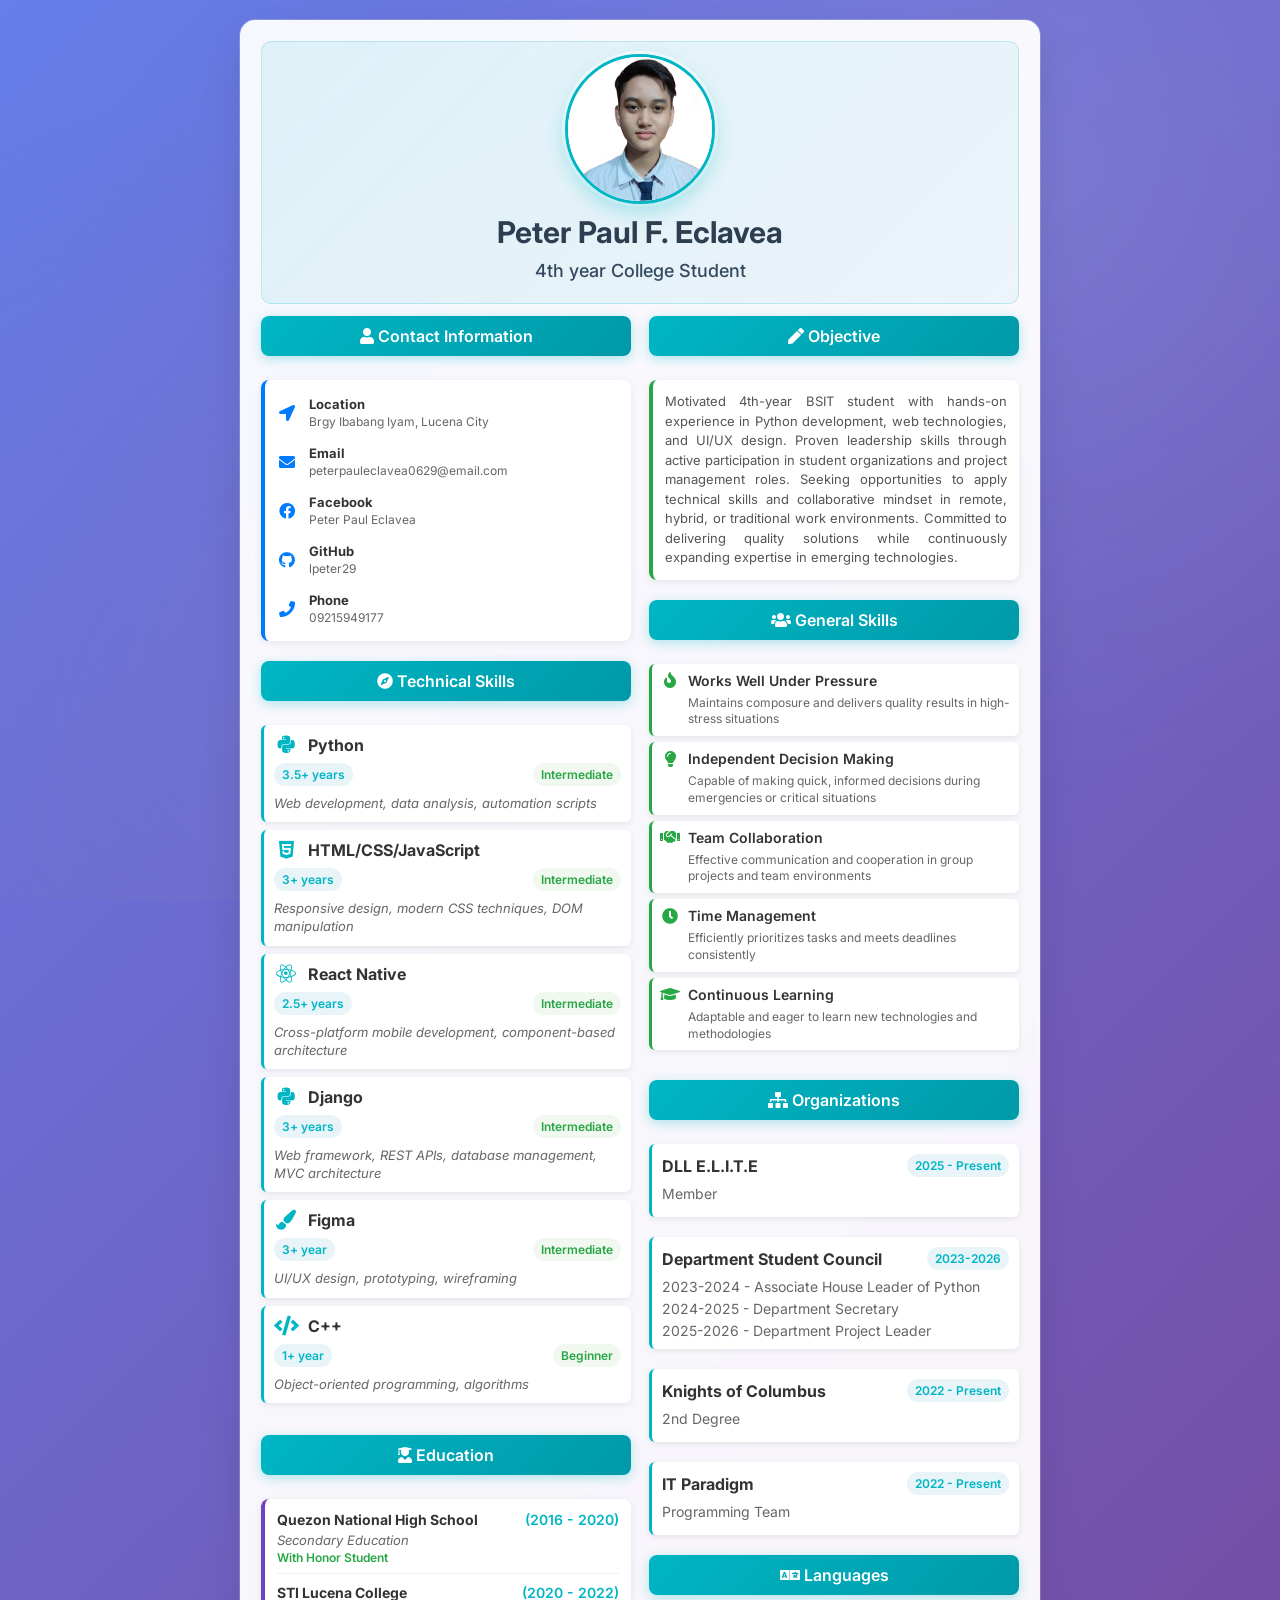
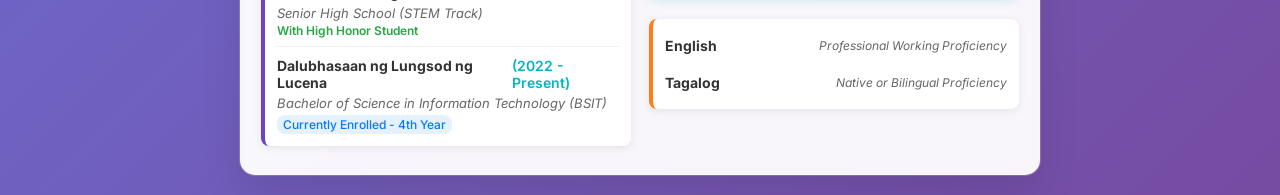
<file: index.html>
<!DOCTYPE html>
<html lang="en">

<head>
    <meta charset="UTF-8">
    <meta http-equiv="X-UA-Compatible" content="IE=edge">
    <meta name="viewport" content="width=device-width, initial-scale=1.0">
    <title>Responsive_Resume-Eclavea</title>
	<link rel="stylesheet" href="https://cdnjs.cloudflare.com/ajax/libs/font-awesome/5.15.4/css/all.min.css">
    <link rel="preconnect" href="https://fonts.googleapis.com">
    <link rel="preconnect" href="https://fonts.gstatic.com" crossorigin>
    <link href="https://fonts.googleapis.com/css2?family=Inter:wght@300;400;500;600;700&family=Source+Sans+Pro:wght@300;400;600;700&display=swap" rel="stylesheet">
    <link rel="stylesheet" href="styles.css">
</head>

<body>
    <div class="container">
        <div class="header">
            <div class="img-area">
                <img src="PETER PAUL F. ECLAVEA.jpeg" alt="profile_picture">
            </div>
            <h1>Peter Paul F. Eclavea</h1>
            <h3>4th year College Student</h3>
        </div>

        <div class="main">
            <div class="left">
                <h2><i class="fas fa-user"></i> Contact Information</h2>
                <div class="contact-card">
                    <div class="contact-item">
                        <i class="fas fa-location-arrow"></i>
                        <div class="contact-details">
                            <strong>Location</strong>
                            <span>Brgy Ibabang Iyam, Lucena City</span>
                        </div>
                    </div>
                    <div class="contact-item">
                        <i class="fas fa-envelope"></i>
                        <div class="contact-details">
                            <strong>Email</strong>
                            <span>peterpauleclavea0629@email.com</span>
                        </div>
                    </div>
                    <div class="contact-item">
                        <i class="fab fa-facebook"></i>
                        <div class="contact-details">
                            <strong>Facebook</strong>
                            <a href="https://www.facebook.com/peterpaul.eclavea?mibextid=ZbWKwL">Peter Paul Eclavea</a>
                        </div>
                    </div>
                    <div class="contact-item">
                        <i class="fab fa-github"></i>
                        <div class="contact-details">
                            <strong>GitHub</strong>
                            <a href="https://github.com/lpeter29">lpeter29</a>
                        </div>
                    </div>
                    <div class="contact-item">
                        <i class="fas fa-phone"></i>
                        <div class="contact-details">
                            <strong>Phone</strong>
                            <span>09215949177</span>
                        </div>
                    </div>
                </div>
                <h2><i class="fas fa-compass"></i> Technical Skills</h2>
                <div class="skills-container">
                    <div class="skill-item">
                        <div class="skill-header">
                            <i class="fab fa-python"></i>
                            <span class="skill-name">Python</span>
                        </div>
                        <div class="experience-info">
                            <span class="experience-duration">3.5+ years</span>
                            <span class="experience-level">Intermediate</span>
                        </div>
                        <div class="skill-description">Web development, data analysis, automation scripts</div>
                    </div>
                    
                    <div class="skill-item">
                        <div class="skill-header">
                            <i class="fab fa-html5"></i>
                            <span class="skill-name">HTML/CSS/JavaScript</span>
                        </div>
                        <div class="experience-info">
                            <span class="experience-duration">3+ years</span>
                            <span class="experience-level">Intermediate</span>
                        </div>
                        <div class="skill-description">Responsive design, modern CSS techniques, DOM manipulation</div>
                    </div>
                    
                    <div class="skill-item">
                        <div class="skill-header">
                            <i class="fab fa-react"></i>
                            <span class="skill-name">React Native</span>
                        </div>
                        <div class="experience-info">
                            <span class="experience-duration">2.5+ years</span>
                            <span class="experience-level">Intermediate</span>
                        </div>
                        <div class="skill-description">Cross-platform mobile development, component-based architecture</div>
                    </div>
                    
                    <div class="skill-item">
                        <div class="skill-header">
                            <i class="fab fa-python"></i>
                            <span class="skill-name">Django</span>
                        </div>
                        <div class="experience-info">
                            <span class="experience-duration">3+ years</span>
                            <span class="experience-level">Intermediate</span>
                        </div>
                        <div class="skill-description">Web framework, REST APIs, database management, MVC architecture</div>
                    </div>
                    
                    <div class="skill-item">
                        <div class="skill-header">
                            <i class="fas fa-paint-brush"></i>
                            <span class="skill-name">Figma</span>
                        </div>
                        <div class="experience-info">
                            <span class="experience-duration">3+ year</span>
                            <span class="experience-level">Intermediate</span>
                        </div>
                        <div class="skill-description">UI/UX design, prototyping, wireframing</div>
                    </div>
                    
                    <div class="skill-item">
                        <div class="skill-header">
                            <i class="fas fa-code"></i>
                            <span class="skill-name">C++</span>
                        </div>
                        <div class="experience-info">
                            <span class="experience-duration">1+ year</span>
                            <span class="experience-level">Beginner</span>
                        </div>
                        <div class="skill-description">Object-oriented programming, algorithms</div>
                    </div>
                </div>
                
                <h2><i class="fas fa-user-graduate"></i> Education</h2>
                <div class="education-card">
                    <div class="education-item">
                        <div class="education-header">
                            <strong>Quezon National High School</strong>
                            <span class="education-duration">(2016 - 2020)</span>
                        </div>
                        <div class="education-level">Secondary Education</div>
                        <div class="honor">With Honor Student</div>
                    </div>
                    <div class="education-item">
                        <div class="education-header">
                            <strong>STI Lucena College</strong>
                            <span class="education-duration">(2020 - 2022)</span>
                        </div>
                        <div class="education-level">Senior High School (STEM Track)</div>
                        <div class="honor">With High Honor Student</div>
                    </div>
                    <div class="education-item">
                        <div class="education-header">
                            <strong>Dalubhasaan ng Lungsod ng Lucena</strong>
                            <span class="education-duration">(2022 - Present)</span>
                        </div>
                        <div class="education-level">Bachelor of Science in Information Technology (BSIT)</div>
                        <div class="education-status">Currently Enrolled - 4th Year</div>
                    </div>
                </div>
            </div>
			<div class="right">
				<h2><i class="fas fa-pen"></i> Objective</h2>
				<div class="objective-card">
					<p>
						Motivated 4th-year BSIT student with hands-on experience in Python development, 
						web technologies, and UI/UX design. Proven leadership skills through active 
						participation in student organizations and project management roles. Seeking 
						opportunities to apply technical skills and collaborative mindset in remote, 
						hybrid, or traditional work environments. Committed to delivering quality 
						solutions while continuously expanding expertise in emerging technologies.
					</p>
				</div>
				
				<h2><i class="fas fa-users"></i> General Skills</h2>
				<div class="general-skills-container">
					<div class="general-skill-item">
						<div class="general-skill-header">
							<i class="fas fa-fire"></i>
							<span class="general-skill-name">Works Well Under Pressure</span>
						</div>
						<div class="general-skill-description">Maintains composure and delivers quality results in high-stress situations</div>
					</div>
					
					<div class="general-skill-item">
						<div class="general-skill-header">
							<i class="fas fa-lightbulb"></i>
							<span class="general-skill-name">Independent Decision Making</span>
						</div>
						<div class="general-skill-description">Capable of making quick, informed decisions during emergencies or critical situations</div>
					</div>
					
					<div class="general-skill-item">
						<div class="general-skill-header">
							<i class="fas fa-handshake"></i>
							<span class="general-skill-name">Team Collaboration</span>
						</div>
						<div class="general-skill-description">Effective communication and cooperation in group projects and team environments</div>
					</div>
					
					<div class="general-skill-item">
						<div class="general-skill-header">
							<i class="fas fa-clock"></i>
							<span class="general-skill-name">Time Management</span>
						</div>
						<div class="general-skill-description">Efficiently prioritizes tasks and meets deadlines consistently</div>
					</div>
					
					<div class="general-skill-item">
						<div class="general-skill-header">
							<i class="fas fa-graduation-cap"></i>
							<span class="general-skill-name">Continuous Learning</span>
						</div>
						<div class="general-skill-description">Adaptable and eager to learn new technologies and methodologies</div>
					</div>
				</div>
				
				<h2><i class="fas fa-sitemap"></i> Organizations</h2>
				<div class="organization-item">
					<div class="org-header">
						<strong>DLL E.L.I.T.E</strong>
						<span class="org-duration">2025 - Present</span>
					</div>
					<div class="org-role">Member</div>
				</div>
				
				<div class="organization-item">
					<div class="org-header">
						<strong>Department Student Council</strong>
						<span class="org-duration">2023-2026</span>
					</div>
					<div class="org-roles">
						<div class="org-role">2023-2024 - Associate House Leader of Python</div>
						<div class="org-role">2024-2025 - Department Secretary</div>
						<div class="org-role">2025-2026 - Department Project Leader</div>
					</div>
				</div>
				
				<div class="organization-item">
					<div class="org-header">
						<strong>Knights of Columbus</strong>
						<span class="org-duration">2022 - Present</span>
					</div>
					<div class="org-role">2nd Degree</div>
				</div>
				
				<div class="organization-item">
					<div class="org-header">
						<strong>IT Paradigm</strong>
						<span class="org-duration">2022 - Present</span>
					</div>
					<div class="org-role">Programming Team</div>
				</div>
				<h2><i class="fas fa-language"></i> Languages</h2>
				<div class="languages-card">
					<div class="language-item">
						<div class="language-header">
							<strong>English</strong>
							<span class="language-level">Professional Working Proficiency</span>
						</div>
					</div>
					<div class="language-item">
						<div class="language-header">
							<strong>Tagalog</strong>
							<span class="language-level">Native or Bilingual Proficiency</span>
						</div>
					</div>
				</div>
			</div>
        </div>
    </div>
</body>

</html>
</file>
<file: styles.css>
* {
    box-sizing: border-box;
    margin: 0;
    padding: 0;
    font-family: 'Inter', 'Source Sans Pro', 'Segoe UI', Tahoma, Geneva, Verdana, 'Helvetica Neue', Arial, sans-serif;
}

body {
    background: linear-gradient(135deg, #667eea 0%, #764ba2 100%);
    min-height: 100vh;
    position: relative;
    overflow-x: hidden;
}

body::before {
    content: '';
    position: fixed;
    top: 0;
    left: 0;
    width: 100%;
    height: 100%;
    background: 
        radial-gradient(circle at 20% 80%, rgba(120, 119, 198, 0.3) 0%, transparent 50%),
        radial-gradient(circle at 80% 20%, rgba(255, 255, 255, 0.1) 0%, transparent 50%),
        radial-gradient(circle at 40% 40%, rgba(120, 119, 198, 0.2) 0%, transparent 50%);
    z-index: -1;
    animation: backgroundShift 20s ease-in-out infinite;
}

@keyframes backgroundShift {
    0%, 100% { transform: translateX(0) translateY(0); }
    25% { transform: translateX(-10px) translateY(-5px); }
    50% { transform: translateX(5px) translateY(-10px); }
    75% { transform: translateX(-5px) translateY(5px); }
}

.container {
    background: rgba(255, 255, 255, 0.95);
    backdrop-filter: blur(10px);
    max-width: 800px;
    margin: 20px auto;
    padding: 20px;
    border-radius: 15px;
    box-shadow: 
        0 20px 40px rgba(0, 0, 0, 0.1),
        0 0 0 1px rgba(255, 255, 255, 0.2);
    border: 1px solid rgba(255, 255, 255, 0.3);
    position: relative;
    z-index: 1;
}

.header {
    text-align: center;
    margin-bottom: 12px;
    padding: 12px 0;
    background: linear-gradient(135deg, rgba(0, 182, 196, 0.1) 0%, rgba(0, 182, 196, 0.05) 100%);
    border-radius: 10px;
    border: 1px solid rgba(0, 182, 196, 0.2);
}

.img-area {
    width: 150px;
    height: 150px;
    border-radius: 50%;
    overflow: hidden;
    margin: 0 auto 10px;
    border: 3px solid #00b6c4;
    box-shadow: 
        0 8px 20px rgba(0, 182, 196, 0.3),
        0 0 0 3px rgba(255, 255, 255, 0.8);
    transition: transform 0.3s ease, box-shadow 0.3s ease;
}

.img-area:hover {
    transform: scale(1.05);
    box-shadow: 
        0 15px 40px rgba(0, 182, 196, 0.4),
        0 0 0 4px rgba(255, 255, 255, 0.9);
}

.img-area img {
    width: 100%;
    height: 100%;
    display: block;
}

h3 {
    font-size: 18px;
    font-weight: 500;
    margin-bottom: 10px;
    color: #34495e;
}

h1 {
    font-size: 30px;
    font-weight: 700;
    margin-bottom: 10px;
    color: #2c3e50;
}

h2 {
    text-align: center;
    background: linear-gradient(135deg, #00b6c4 0%, #0099a8 100%);
    color: #fff;
    padding: 10px 14px;
    border-radius: 8px;
    margin-bottom: 12px;
    font-size: 16px;
    font-weight: 600;
    box-shadow: 0 3px 12px rgba(0, 182, 196, 0.3);
    position: relative;
    overflow: hidden;
}

h2::before {
    content: '';
    position: absolute;
    top: 0;
    left: -100%;
    width: 100%;
    height: 100%;
    background: linear-gradient(90deg, transparent, rgba(255, 255, 255, 0.2), transparent);
    transition: left 0.5s;
}

h2:hover::before {
    left: 100%;
}

.honor {
    font-size: 12px;
    color: #28a745;
    font-weight: 600;
}

.education-duration {
    color: #00b6c4;
    font-weight: 600;
    font-size: 14px;
}

.education-level {
    color: #666;
    font-size: 13px;
    font-style: italic;
    margin: 2px 0;
}

.education-status {
    color: #007bff;
    font-size: 12px;
    font-weight: 500;
    background: rgba(0, 123, 255, 0.1);
    padding: 2px 6px;
    border-radius: 8px;
    display: inline-block;
    margin-top: 2px;
}

.main {
    display: grid;
    grid-template-columns: 1fr 1fr;
    gap: 18px;
    margin-top: 10px;
    align-items: start;
}

.left,
.right {
    padding: 0;
    display: flex;
    flex-direction: column;
    gap: 12px;
}

/* Ensure equal height columns on larger screens */
@media only screen and (min-width: 769px) {
    .left, .right {
        min-height: 100%;
    }
}

@media only screen and (max-width: 768px) {
    .main {
        grid-template-columns: 1fr;
        gap: 30px;
    }
    
    .left, .right {
        gap: 20px;
    }
}

a {
    color: black;
}

p,
ul {
    line-height: 1.4;
    margin-bottom: 6px;
    margin-left: 6px;
}

p {
    text-align: justify;
    hyphens: auto;
}

ul {
    list-style-type: none;
}

/* Skills Container */
.skills-container {
    margin-bottom: 12px;
}

.skill-item {
    background: #fff;
    border-radius: 6px;
    padding: 10px;
    margin-bottom: 8px;
    box-shadow: 0 2px 6px rgba(0, 0, 0, 0.08);
    border-left: 3px solid #00b6c4;
    transition: transform 0.2s ease, box-shadow 0.2s ease;
}

.skill-item:hover {
    transform: translateY(-2px);
    box-shadow: 0 4px 12px rgba(0, 0, 0, 0.15);
}

.skill-header {
    display: flex;
    align-items: center;
    margin-bottom: 8px;
}

.skill-header i {
    font-size: 20px;
    color: #00b6c4;
    margin-right: 10px;
    width: 24px;
    text-align: center;
}

.skill-name {
    font-weight: bold;
    font-size: 16px;
    color: #333;
}

.experience-info {
    display: flex;
    justify-content: space-between;
    margin-bottom: 8px;
    font-size: 14px;
}

.experience-duration {
    background: #e8f4f8;
    color: #00b6c4;
    padding: 4px 8px;
    border-radius: 12px;
    font-weight: 600;
    font-size: 12px;
}

.experience-level {
    background: #f0f8f0;
    color: #28a745;
    padding: 4px 8px;
    border-radius: 12px;
    font-weight: 600;
    font-size: 12px;
}

.skill-description {
    color: #666;
    font-size: 13px;
    line-height: 1.4;
    font-style: italic;
}

/* General Skills */
.general-skills-container {
    margin-bottom: 12px;
}

.general-skill-item {
    background: #fff;
    border-radius: 6px;
    padding: 8px;
    margin-bottom: 6px;
    box-shadow: 0 2px 6px rgba(0, 0, 0, 0.08);
    border-left: 3px solid #28a745;
    transition: transform 0.2s ease, box-shadow 0.2s ease;
}

.general-skill-item:hover {
    transform: translateY(-1px);
    box-shadow: 0 4px 12px rgba(0, 0, 0, 0.12);
}

.general-skill-header {
    display: flex;
    align-items: center;
    margin-bottom: 6px;
}

.general-skill-header i {
    font-size: 16px;
    color: #28a745;
    margin-right: 8px;
    width: 20px;
    text-align: center;
}

.general-skill-name {
    font-weight: 600;
    font-size: 14px;
    color: #333;
}

.general-skill-description {
    color: #666;
    font-size: 12px;
    line-height: 1.4;
    margin-left: 28px;
}

/* Contact Information Card */
.contact-card {
    background: #fff;
    border-radius: 8px;
    padding: 12px;
    margin-bottom: 8px;
    box-shadow: 0 2px 8px rgba(0, 0, 0, 0.08);
    border-left: 4px solid #007bff;
    transition: transform 0.2s ease, box-shadow 0.2s ease;
}

.contact-card:hover {
    transform: translateY(-1px);
    box-shadow: 0 4px 12px rgba(0, 0, 0, 0.12);
}

.contact-item {
    display: flex;
    align-items: center;
    margin-bottom: 8px;
    padding: 4px 0;
}

.contact-item:last-child {
    margin-bottom: 0;
}

.contact-item i {
    font-size: 16px;
    color: #007bff;
    margin-right: 12px;
    width: 20px;
    text-align: center;
}

.contact-details {
    display: flex;
    flex-direction: column;
    flex: 1;
}

.contact-details strong {
    font-size: 13px;
    color: #333;
    margin-bottom: 2px;
}

.contact-details span,
.contact-details a {
    font-size: 12px;
    color: #666;
    text-decoration: none;
}

.contact-details a:hover {
    color: #007bff;
    text-decoration: underline;
}

/* Education Card */
.education-card {
    background: #fff;
    border-radius: 8px;
    padding: 12px;
    margin-bottom: 8px;
    box-shadow: 0 2px 8px rgba(0, 0, 0, 0.08);
    border-left: 4px solid #6f42c1;
    transition: transform 0.2s ease, box-shadow 0.2s ease;
}

.education-card:hover {
    transform: translateY(-1px);
    box-shadow: 0 4px 12px rgba(0, 0, 0, 0.12);
}

.education-item {
    margin-bottom: 10px;
    padding-bottom: 8px;
    border-bottom: 1px solid #f0f0f0;
}

.education-item:last-child {
    margin-bottom: 0;
    padding-bottom: 0;
    border-bottom: none;
}

.education-header {
    display: flex;
    justify-content: space-between;
    align-items: center;
    margin-bottom: 4px;
}

.education-header strong {
    color: #333;
    font-size: 14px;
}

/* Objective Card */
.objective-card {
    background: #fff;
    border-radius: 8px;
    padding: 12px;
    margin-bottom: 8px;
    box-shadow: 0 2px 8px rgba(0, 0, 0, 0.08);
    border-left: 4px solid #28a745;
    transition: transform 0.2s ease, box-shadow 0.2s ease;
}

.objective-card:hover {
    transform: translateY(-1px);
    box-shadow: 0 4px 12px rgba(0, 0, 0, 0.12);
}

.objective-card p {
    margin: 0;
    line-height: 1.5;
    color: #555;
    font-size: 13px;
}

/* Languages Card */
.languages-card {
    background: #fff;
    border-radius: 8px;
    padding: 12px;
    margin-bottom: 8px;
    box-shadow: 0 2px 8px rgba(0, 0, 0, 0.08);
    border-left: 4px solid #fd7e14;
    transition: transform 0.2s ease, box-shadow 0.2s ease;
}

.languages-card:hover {
    transform: translateY(-1px);
    box-shadow: 0 4px 12px rgba(0, 0, 0, 0.12);
}

.language-item {
    margin-bottom: 8px;
    padding: 6px 0;
}

.language-item:last-child {
    margin-bottom: 0;
}

.language-header {
    display: flex;
    justify-content: space-between;
    align-items: center;
}

.language-header strong {
    color: #333;
    font-size: 14px;
}

.language-level {
    color: #666;
    font-size: 12px;
    font-style: italic;
}

/* Organizations */
.organization-item {
    background: #fff;
    border-radius: 6px;
    padding: 10px;
    margin-bottom: 8px;
    box-shadow: 0 2px 6px rgba(0, 0, 0, 0.08);
    border-left: 3px solid #00b6c4;
    transition: transform 0.2s ease, box-shadow 0.2s ease;
}

.organization-item:hover {
    transform: translateY(-2px);
    box-shadow: 0 4px 12px rgba(0, 0, 0, 0.15);
}

.org-header {
    display: flex;
    justify-content: space-between;
    align-items: center;
    margin-bottom: 8px;
}

.org-header strong {
    color: #333;
    font-size: 16px;
}

.org-duration {
    background: #e8f4f8;
    color: #00b6c4;
    padding: 4px 8px;
    border-radius: 12px;
    font-weight: 600;
    font-size: 12px;
}

.org-role {
    color: #666;
    font-size: 14px;
    margin-bottom: 5px;
}

.org-roles .org-role:last-child {
    margin-bottom: 0;
}

/* Large Tablets and Small Laptops */
@media only screen and (max-width: 1024px) {
    .container {
        max-width: 95%;
        margin: 15px auto;
        padding: 18px;
    }
    
    .main {
        gap: 15px;
    }
}

/* Tablets */
@media only screen and (max-width: 768px) {
    .container {
        margin: 15px auto;
        padding: 15px;
        border-radius: 12px;
    }
    
    .header {
        margin-bottom: 15px;
        padding: 12px 0;
    }
    
    .img-area {
        width: 120px;
        height: 120px;
        margin-bottom: 15px;
    }
    
    h1 {
        font-size: 22px;
    }
    
    h2 {
        font-size: 15px;
        padding: 10px 12px;
        margin-bottom: 15px;
    }
    
    .main {
        gap: 15px;
    }
    
    .skill-item, .general-skill-item, .organization-item, .contact-card, .education-card, .objective-card, .languages-card {
        padding: 10px;
    }
    
    .contact-item {
        margin-bottom: 6px;
    }
    
    .contact-item i {
        font-size: 14px;
        margin-right: 10px;
    }
    
    .contact-details strong {
        font-size: 12px;
    }
    
    .contact-details span,
    .contact-details a {
        font-size: 11px;
    }
    
    .education-item {
        margin-bottom: 8px;
        padding-bottom: 6px;
    }
    
    .education-header strong {
        font-size: 13px;
    }
    
    .objective-card p {
        font-size: 12px;
    }
    
    .language-header strong {
        font-size: 13px;
    }
    
    .language-level {
        font-size: 11px;
    }
}

/* Large Mobile Devices */
@media only screen and (max-width: 600px) {
    .container {
        margin: 15px auto;
        padding: 15px;
        border-radius: 12px;
    }
    
    .header {
        margin-bottom: 15px;
        padding: 10px 0;
    }
    
    .img-area {
        width: 120px;
        height: 120px;
        margin-bottom: 15px;
    }
    
    h1 {
        font-size: 22px;
    }
    
    h3 {
        font-size: 16px;
    }
    
    h2 {
        font-size: 15px;
        padding: 10px 12px;
        margin-bottom: 18px;
    }
    
    .main {
        gap: 20px;
    }
    
    .skill-item, .general-skill-item, .organization-item {
        padding: 10px;
        margin-bottom: 10px;
    }
    
    .experience-info {
        flex-direction: column;
        gap: 5px;
    }
    
    .skill-header i {
        font-size: 16px;
    }
    
    .skill-name {
        font-size: 14px;
    }
    
    .org-header {
        flex-direction: column;
        align-items: flex-start;
        gap: 5px;
    }
    
    .org-header strong {
        font-size: 14px;
    }
    
    .general-skill-header i {
        font-size: 14px;
    }
    
    .general-skill-name {
        font-size: 13px;
    }
    
    .general-skill-description {
        font-size: 11px;
        margin-left: 22px;
    }
}

/* Small Mobile Devices */
@media only screen and (max-width: 480px) {
    .container {
        margin: 10px auto;
        padding: 12px;
        border-radius: 10px;
    }
    
    .header {
        margin-bottom: 12px;
        padding: 8px 0;
    }
    
    .img-area {
        width: 100px;
        height: 100px;
        margin-bottom: 12px;
    }
    
    h1 {
        font-size: 20px;
    }
    
    h3 {
        font-size: 14px;
    }
    
    h2 {
        font-size: 14px;
        padding: 8px 10px;
        margin-bottom: 15px;
    }
    
    .main {
        gap: 15px;
    }
    
    .skill-item, .general-skill-item, .organization-item {
        padding: 8px;
        margin-bottom: 8px;
    }
    
    .skill-header i {
        font-size: 14px;
    }
    
    .skill-name {
        font-size: 13px;
    }
    
    .general-skill-header i {
        font-size: 12px;
    }
    
    .general-skill-name {
        font-size: 12px;
    }
    
    .general-skill-description {
        font-size: 10px;
        margin-left: 20px;
    }
    
    .org-header strong {
        font-size: 13px;
    }
    
    .education-duration {
        font-size: 12px;
    }
    
    .education-level {
        font-size: 11px;
    }
}
</file>
